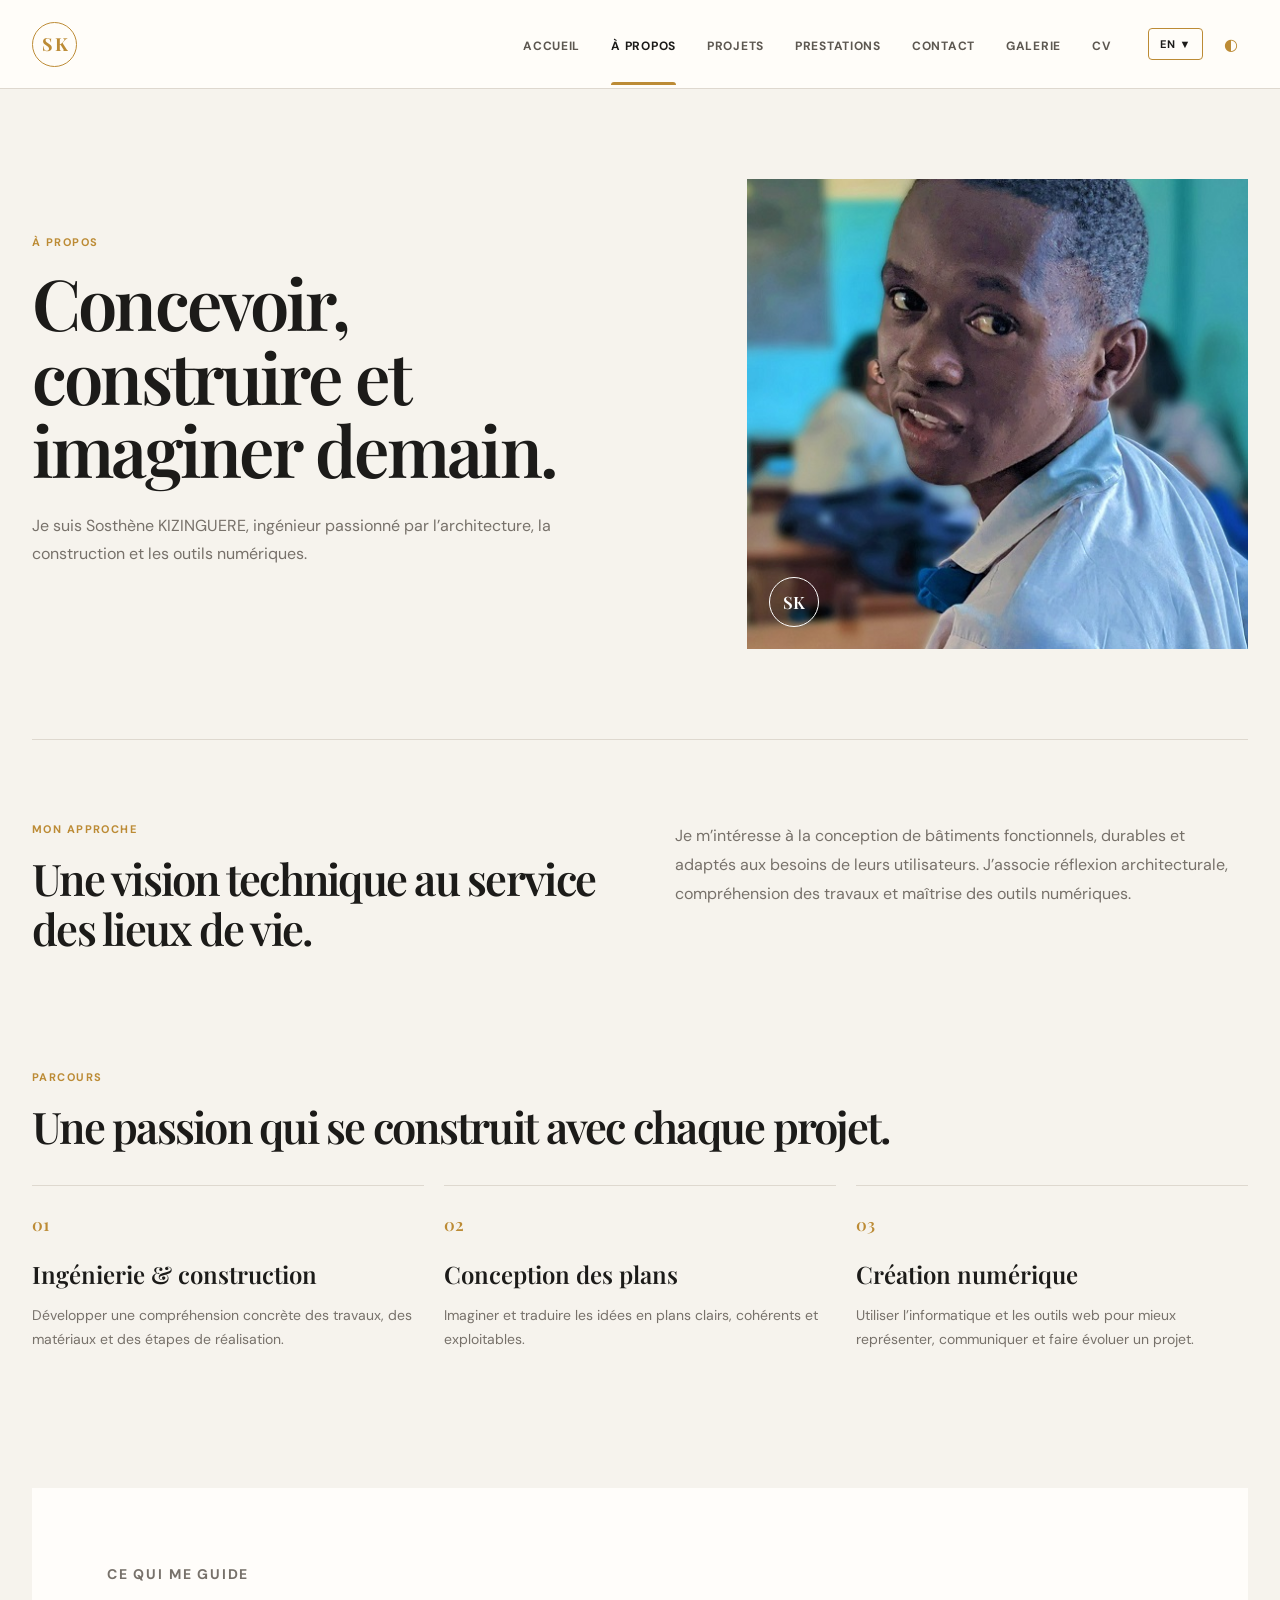
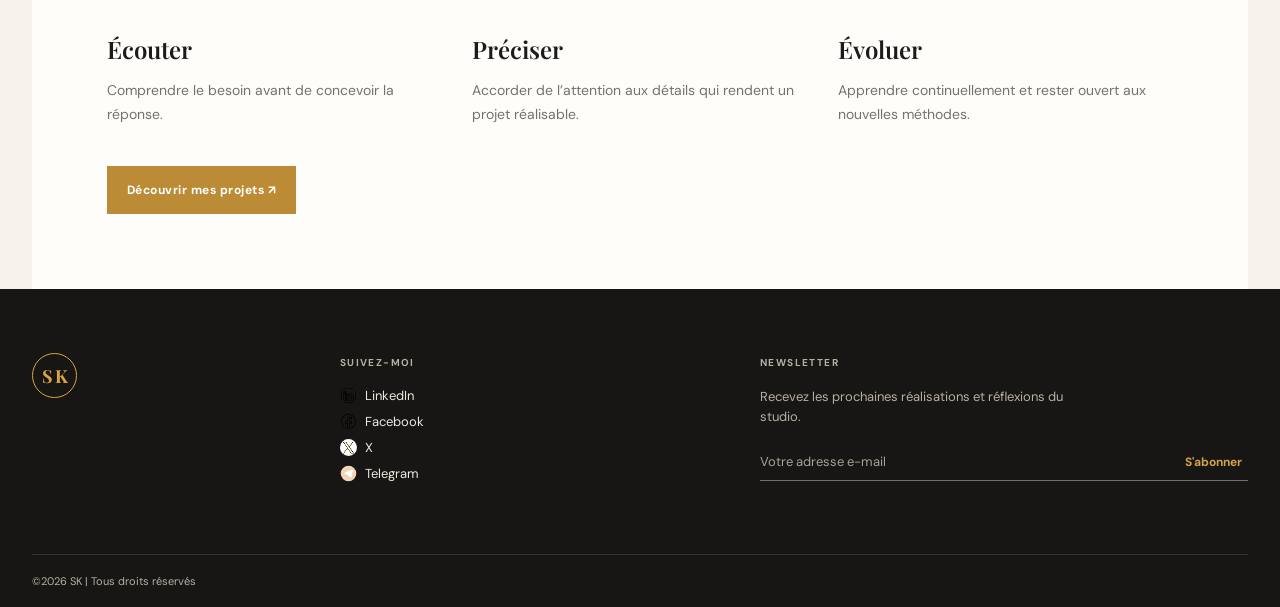
<file: MON SITE WEB/about.html>
<!doctype html>
<html lang="fr">
    <head>
        <meta charset="utf-8">
        <meta name="viewport" content="width=device-width, initial-scale=1">
        <title>SK — À propos</title>
        <link href="https://fonts.googleapis.com/css2?family=DM+Sans:wght@400;500;600;700&family=Playfair+Display:wght@500;600;700&display=swap" rel="stylesheet">
        <link rel="stylesheet" href="css/style.css">
    </head>
    <body data-page="about">
        <div data-site-header></div>
        <main>
            <section class="about-hero reveal">
                <div>
                    <p class="eyebrow" data-t="aboutKicker">À propos</p>
                    <h1 data-text-animate data-t="aboutHeading">Concevoir, construire et imaginer demain.</h1><p data-t="aboutLead">Je suis Sosthène KIZINGUERE, ingénieur passionné par l’architecture, la construction et les outils numériques.</p>
                </div>
                <div class="about-photo">
                    <img src="assets/profil.jpg" alt="Portrait de Sosthène KIZINGUERE"><span>SK</span>
                </div>
            </section>
            <section class="about-approach reveal">
                <div>
                    <p class="eyebrow" data-t="myApproach">Mon approche</p>
                    <h2 data-t="approachHeading">Une vision technique au service des lieux de vie.</h2>
                </div>
                <p data-t="approachText">Je m’intéresse à la conception de bâtiments fonctionnels, durables et adaptés aux besoins de leurs utilisateurs.</p>
            </section>
            <section class="about-path">
                <div class="section-heading">
                    <div>
                        <p class="eyebrow" data-t="path">Parcours</p>
                        <h2 data-t="pathHeading">Une passion qui se construit avec chaque projet.</h2>
                    </div>
                </div>
                <div class="about-steps">
                    <article class="reveal">
                        <span>01</span>
                        <h3 data-t="path1">Ingénierie & construction</h3>
                        <p data-t="path1Text">Développer une compréhension concrète des travaux, des matériaux et des étapes de réalisation.</p>
                    </article>
                    <article class="reveal">
                        <span>02</span>
                        <h3 data-t="path2">Conception des plans</h3>
                        <p data-t="path2Text">Imaginer et traduire les idées en plans clairs, cohérents et exploitables.</p>
                    </article>
                    <article class="reveal">
                        <span>03</span>
                        <h3 data-t="path3">Création numérique</h3>
                        <p data-t="path3Text">Utiliser l’informatique et les outils web pour mieux représenter et communiquer un projet.</p>
                    </article>
                </div>
            </section>
            <section class="about-values reveal">
                <p class="eyebrow" data-t="values">Ce qui me guide</p>
                <div>
                    <article>
                        <h3 data-t="value1">Écouter</h3>
                        <p data-t="value1Text">Comprendre le besoin avant de concevoir la réponse.</p>
                    </article>
                    <article>
                        <h3 data-t="value2">Préciser</h3>
                        <p data-t="value2Text">Accorder de l’attention aux détails qui rendent un projet réalisable.</p>
                    </article>
                    <article>
                        <h3 data-t="value3">Évoluer</h3>
                        <p data-t="value3Text">Apprendre continuellement et rester ouvert aux nouvelles méthodes.</p>
                    </article>
                </div>
                <a class="button button-primary" href="projects.html" data-t="aboutCta">Découvrir mes projets ↗</a>
            </section>
        </main>
        <div data-site-footer></div>
        <script src="js/main.js"></script>
        <script src="js/page-translations.js"></script>
    </body>
</html>
</file>
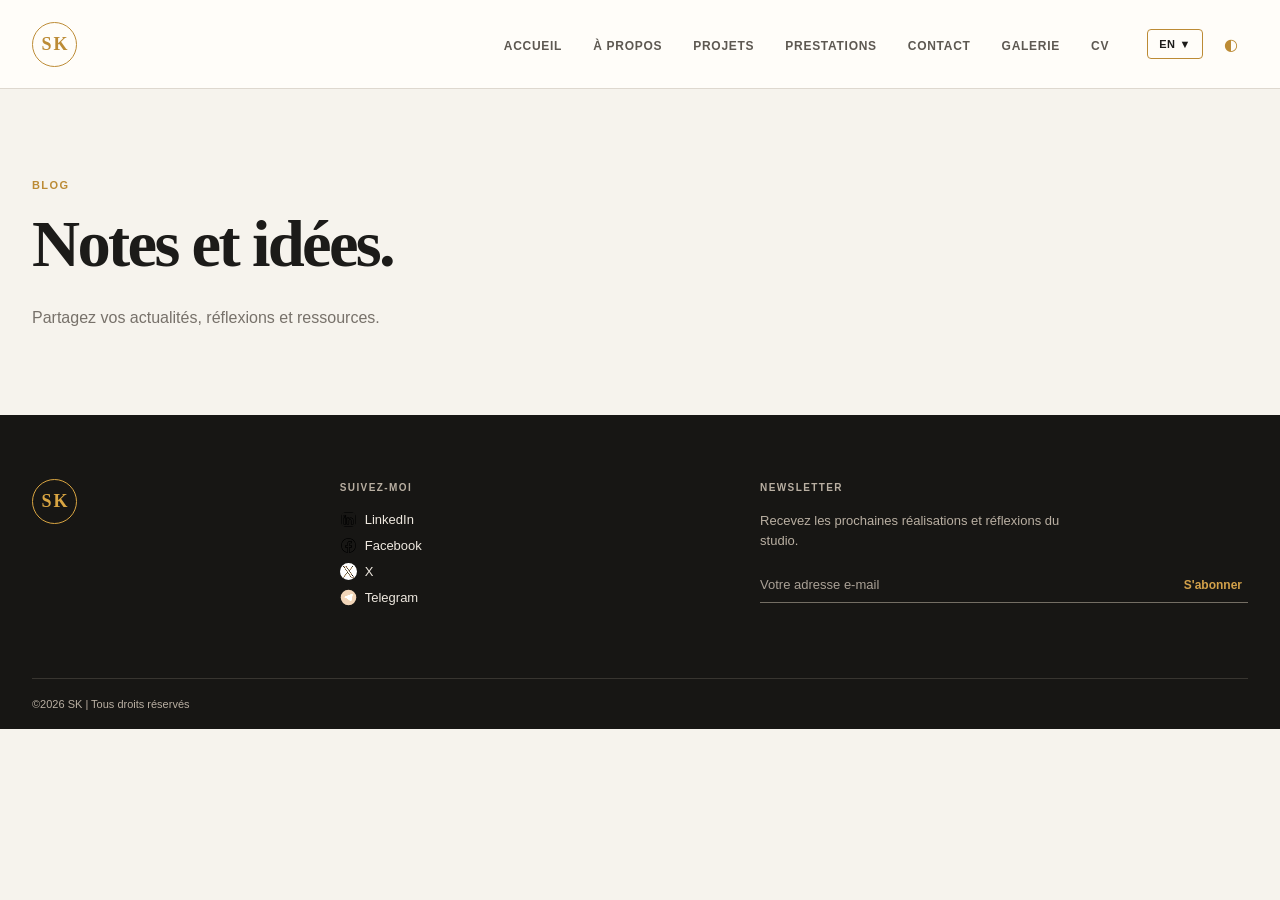
<file: MON SITE WEB/blog.html>
<!doctype html><html lang="fr"><head><meta charset="utf-8"><meta name="viewport" content="width=device-width, initial-scale=1"><title>Portfolio — Blog</title><link rel="stylesheet" href="css/style.css"></head><body data-page="blog"><div data-site-header></div><main><section class="page-intro"><p class="eyebrow">Blog</p><h1>Notes et idées.</h1><p>Partagez vos actualités, réflexions et ressources.</p></section></main><div data-site-footer></div><script src="js/main.js"></script></body></html>
</file>
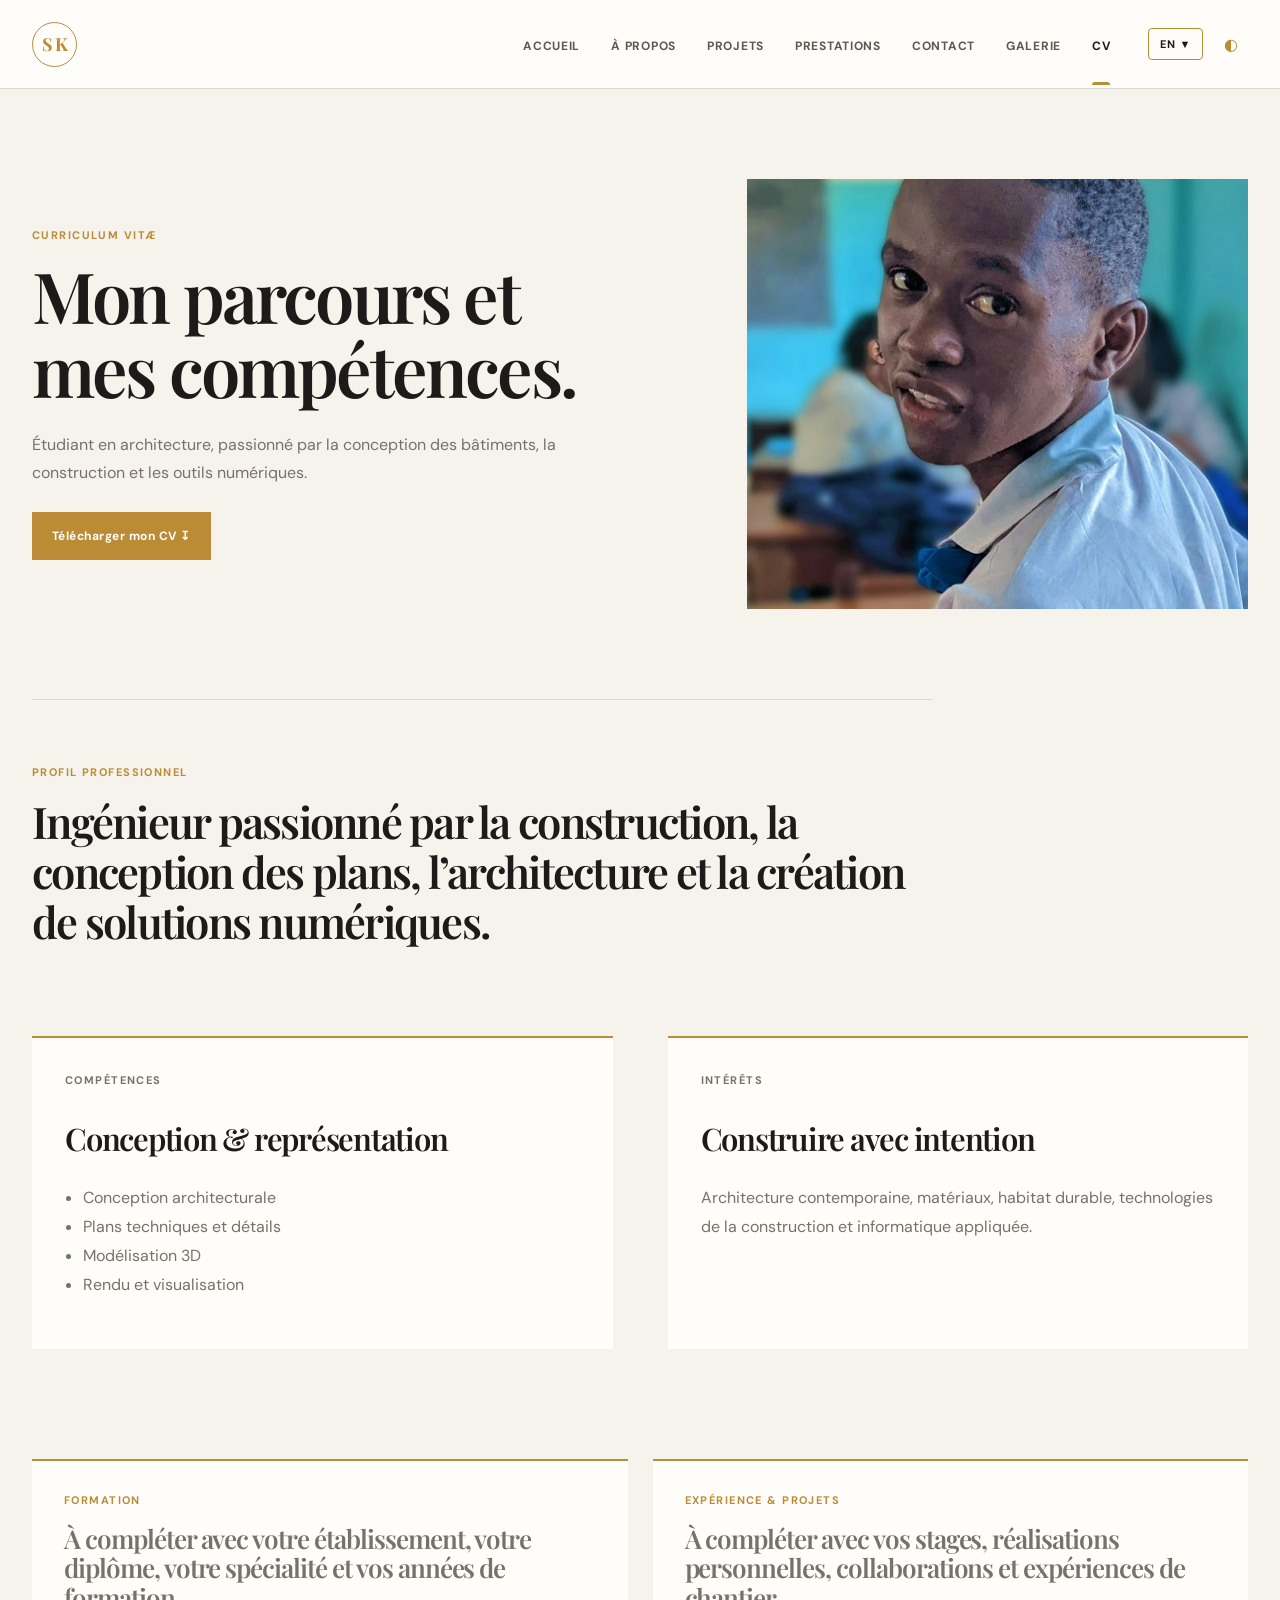
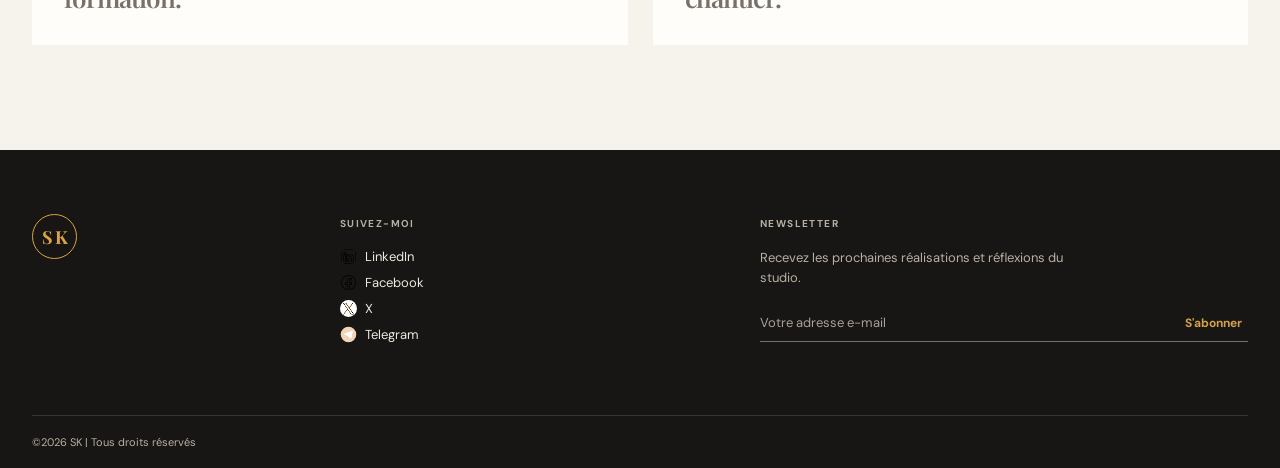
<file: MON SITE WEB/cv.html>
<!doctype html><html lang="fr"><head><meta charset="utf-8"><meta name="viewport" content="width=device-width, initial-scale=1"><title>SK — CV</title><link href="https://fonts.googleapis.com/css2?family=DM+Sans:wght@400;500;600;700&family=Playfair+Display:wght@500;600;700&display=swap" rel="stylesheet"><link rel="stylesheet" href="css/style.css"></head><body data-page="cv"><div data-site-header></div><main><section class="cv-hero reveal"><div><p class="eyebrow" data-t="cvKicker">Curriculum vitæ</p><h1 data-text-animate data-t="cvHeading">Mon parcours et mes compétences.</h1><p data-t="cvLead">Étudiant en architecture, passionné par la conception des bâtiments, la construction et les outils numériques.</p><a class="button button-primary" href="assets/CV-SK.txt" download data-t="downloadCv">Télécharger mon CV ↧</a></div><img src="assets/profil.jpg" alt="Portrait de Sosthène KIZINGUERE"></section><section class="cv-profile reveal"><p class="eyebrow" data-prof="cvProfile">Profil professionnel</p><h2 data-prof="cvProfileText">Ingénieur passionné par la construction, la conception des plans, l’architecture et la création de solutions numériques.</h2></section><section class="cv-grid"><div class="reveal"><p class="eyebrow" data-t="skills">Compétences</p><h2 data-t="skillsHeading">Conception & représentation</h2><ul><li data-t="skill1">Conception architecturale</li><li data-t="skill2">Plans techniques et détails</li><li data-t="skill3">Modélisation 3D</li><li data-t="skill4">Rendu et visualisation</li></ul></div><div class="reveal"><p class="eyebrow" data-t="interests">Intérêts</p><h2 data-t="interestsHeading">Construire avec intention</h2><p data-t="interestsText">Architecture contemporaine, matériaux, habitat durable, technologies de la construction et informatique appliquée.</p></div></section><section class="cv-timeline"><article class="reveal"><p class="eyebrow" data-prof="training">Formation</p><h2 data-prof="trainingText">À compléter avec votre établissement, votre diplôme, votre spécialité et vos années de formation.</h2></article><article class="reveal"><p class="eyebrow" data-prof="experience">Expérience & projets</p><h2 data-prof="experienceText">À compléter avec vos stages, réalisations personnelles, collaborations et expériences de chantier.</h2></article></section></main><div data-site-footer></div><script src="js/main.js"></script><script src="js/page-translations.js"></script></body></html>
</file>
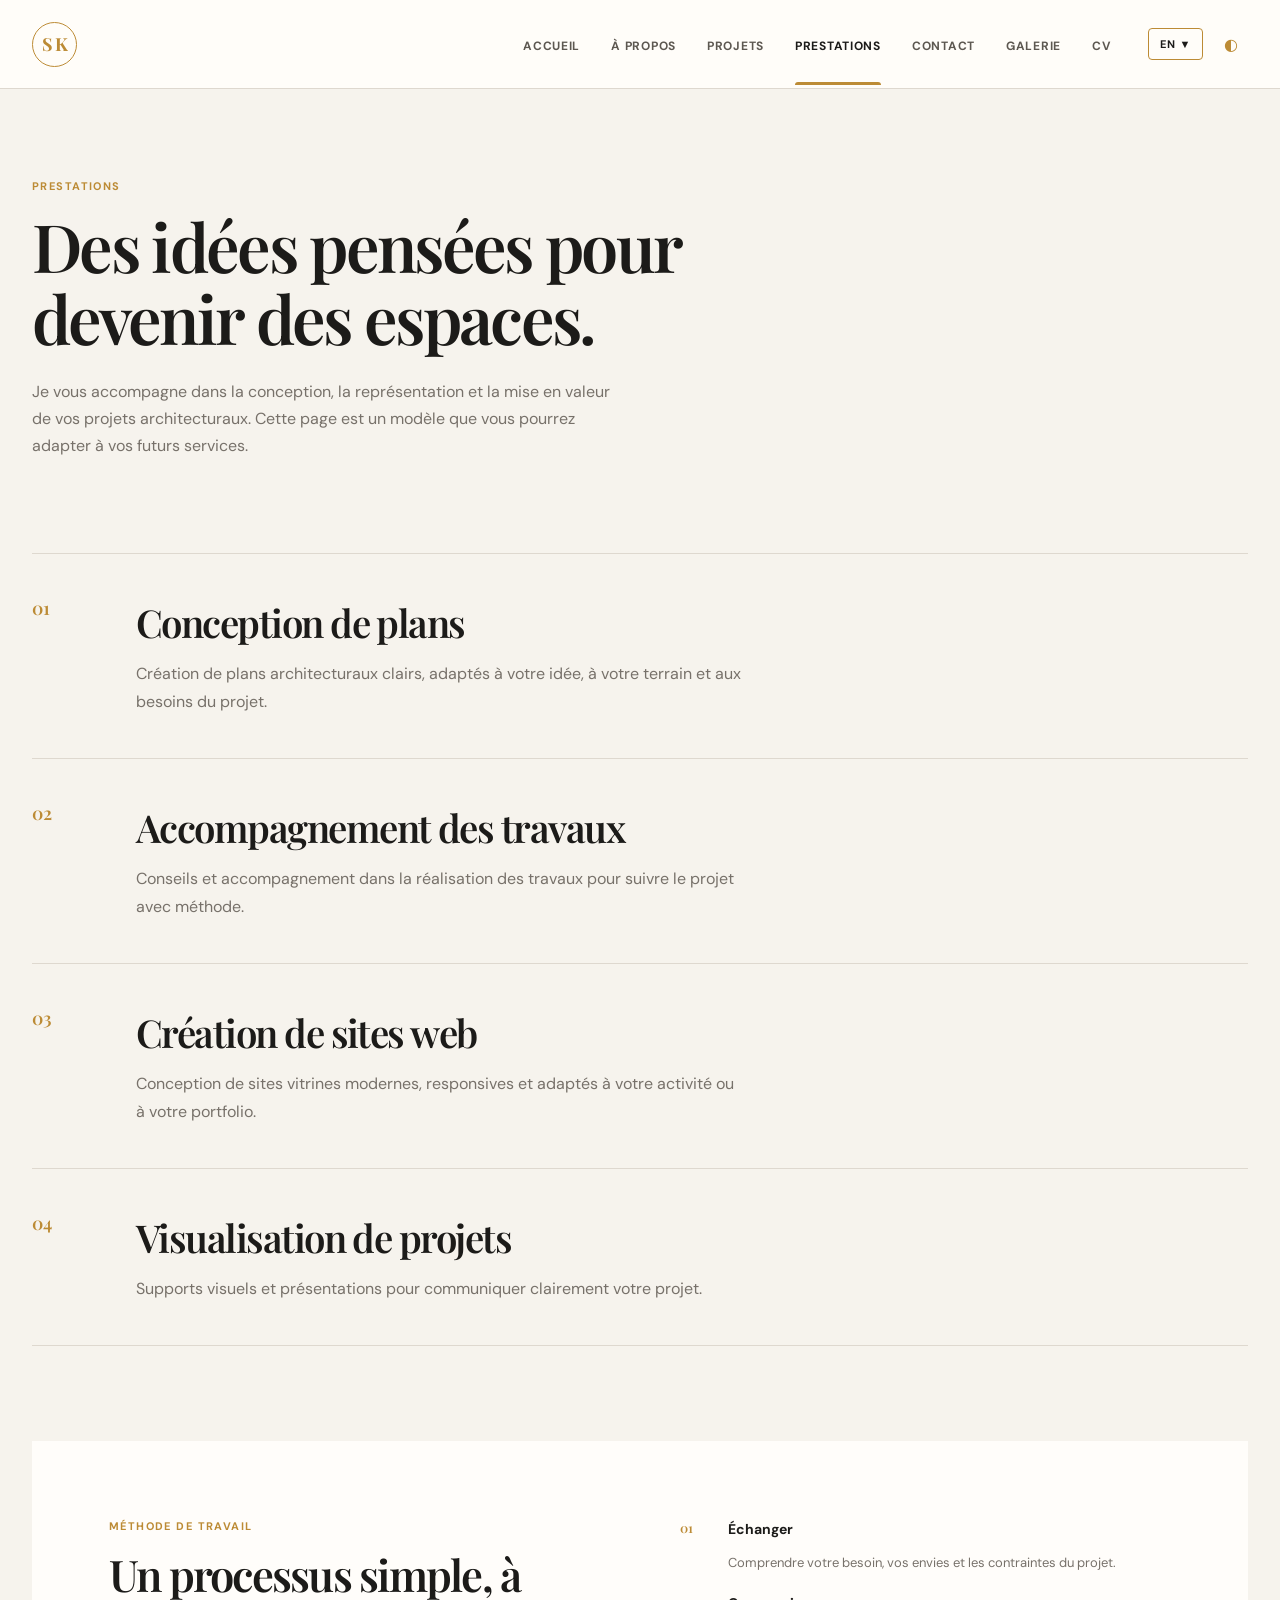
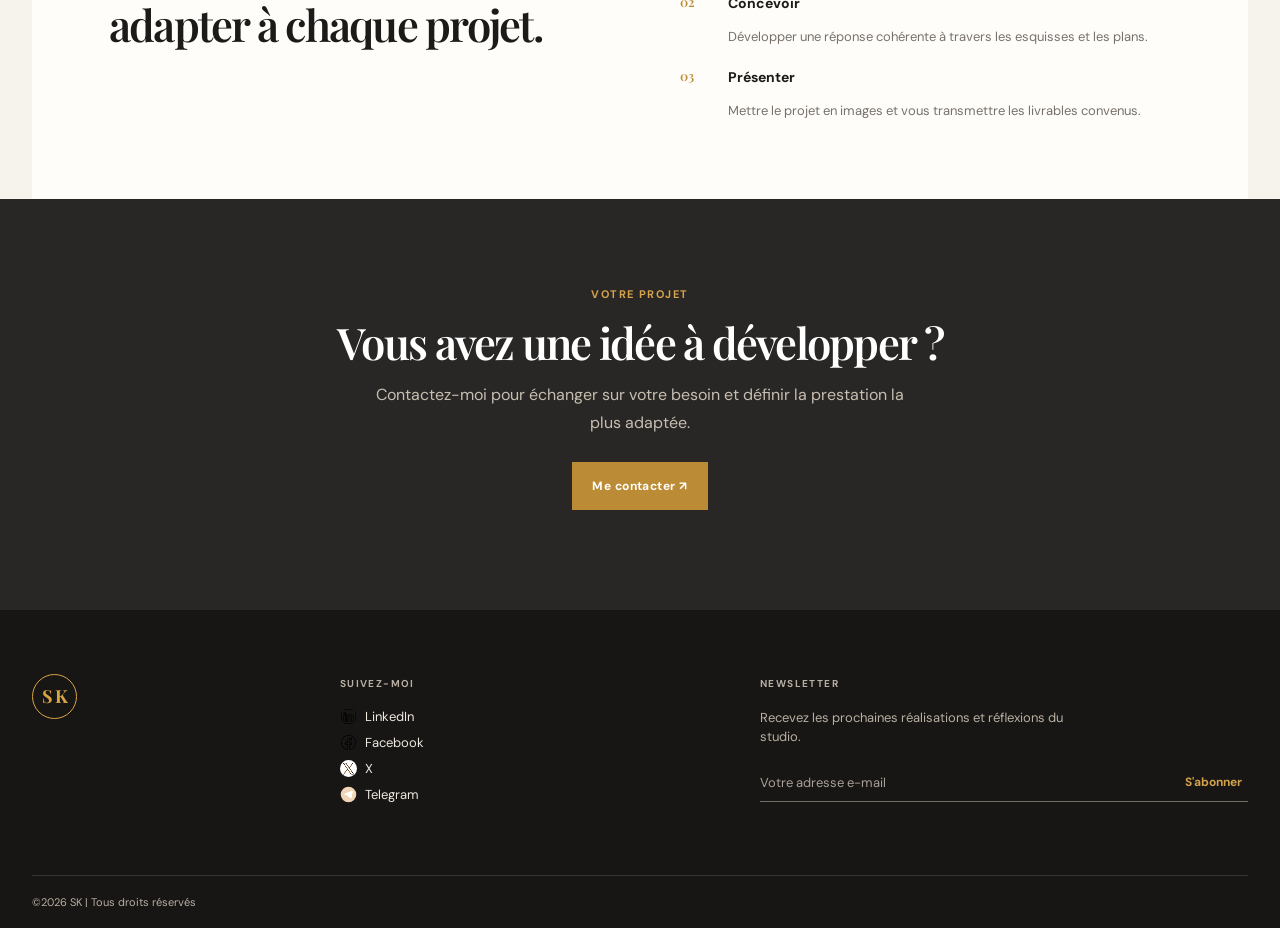
<file: MON SITE WEB/services.html>
<!doctype html><html lang="fr"><head><meta charset="utf-8"><meta name="viewport" content="width=device-width, initial-scale=1"><title>SK — Prestations</title><link href="https://fonts.googleapis.com/css2?family=DM+Sans:wght@400;500;600;700&family=Playfair+Display:wght@500;600;700&display=swap" rel="stylesheet"><link rel="stylesheet" href="css/style.css"></head><body data-page="services"><div data-site-header></div><main><section class="page-intro reveal"><p class="eyebrow" data-t="servicesKicker">Prestations</p><h1 data-text-animate data-t="servicesHeading">Des idées pensées pour devenir des espaces.</h1><p data-t="servicesLead">Je vous accompagne dans la conception, la représentation et la mise en valeur de vos projets architecturaux.</p></section><section class="service-list"><article class="service-item reveal"><p class="service-number">01</p><div><h2 data-t="service1">Conception architecturale</h2><p data-t="service1Text">Étude des besoins, premières esquisses et développement d’un concept adapté.</p></div></article><article class="service-item reveal"><p class="service-number">02</p><div><h2 data-t="service2">Plans et dossiers techniques</h2><p data-t="service2Text">Production de documents clairs pour communiquer l’intention du projet.</p></div></article><article class="service-item reveal"><p class="service-number">03</p><div><h2 data-t="service3">Modélisation 3D</h2><p data-t="service3Text">Création de maquettes numériques pour explorer les volumes.</p></div></article><article class="service-item reveal"><p class="service-number">04</p><div><h2 data-t="service4">Visualisation architecturale</h2><p data-t="service4Text">Images et supports de présentation pour donner vie à une idée.</p></div></article></section><section class="process-section reveal"><div><p class="eyebrow" data-t="method">Méthode de travail</p><h2 data-t="methodHeading">Un processus simple, à adapter à chaque projet.</h2></div><ol><li><strong data-t="step1">Échanger</strong><span data-t="step1Text">Comprendre votre besoin, vos envies et les contraintes.</span></li><li><strong data-t="step2">Concevoir</strong><span data-t="step2Text">Développer une réponse cohérente à travers les esquisses et les plans.</span></li><li><strong data-t="step3">Présenter</strong><span data-t="step3Text">Mettre le projet en images et vous transmettre les livrables.</span></li></ol></section><section class="services-contact reveal"><p class="eyebrow" data-t="projectCta">Votre projet</p><h2 data-t="projectCtaHeading">Vous avez une idée à développer ?</h2><p data-t="projectCtaText">Contactez-moi pour échanger sur votre besoin.</p><a class="button button-primary" href="contact.html" data-t="contactMe">Me contacter ↗</a></section></main><div data-site-footer></div><script src="js/main.js"></script><script src="js/page-translations.js"></script></body></html>
</file>
<file: MON SITE WEB/css/style.css>
:root{--ink:#1c1b19;--paper:#f6f3ed;--white:#fffdfa;--muted:#77716a;--line:#ded8cf;--gold:#bc8b35;--deep:#292725}*{box-sizing:border-box}html{scroll-behavior:smooth}body{margin:0;background:var(--paper);color:var(--ink);font-family:"DM Sans",Arial,sans-serif}a{text-decoration:none;color:inherit}.site-header{position:sticky;top:0;z-index:10;background:rgba(255,253,250,.94);backdrop-filter:blur(12px);border-bottom:1px solid var(--line)}.header-inner,main,.footer-main,.footer-bottom{width:min(1240px,calc(100% - 64px));margin:auto}.header-inner{height:88px;display:flex;align-items:center}.logo{display:grid;place-items:center;width:45px;height:45px;border:1.5px solid var(--gold);border-radius:50%;color:var(--gold);font-family:"Playfair Display",serif;font-size:18px;font-weight:700;letter-spacing:-2px}.primary-nav{margin-left:auto}.nav-list{display:flex;gap:31px;list-style:none;margin:0;padding:0}.nav-link{position:relative;display:block;padding:35px 0 31px;color:#5d5851;font-size:12px;font-weight:700;letter-spacing:.06em;text-transform:uppercase}.nav-link:hover,.nav-link[aria-current=page]{color:var(--ink)}.nav-link[aria-current=page]:after{content:"";position:absolute;height:3px;border-radius:3px 3px 0 0;background:var(--gold);bottom:0;left:0;right:0}.language-toggle{margin-left:38px;padding:8px 11px;border:1px solid var(--gold);border-radius:4px;background:transparent;color:var(--ink);font:700 11px "DM Sans",sans-serif;letter-spacing:.06em;cursor:pointer}.menu-toggle{display:none}main{padding:0}.hero{position:relative;min-height:640px;margin:0 -32px;padding:0 32px;display:flex;align-items:flex-end;overflow:hidden}.hero:before{content:"";position:absolute;inset:0;z-index:1;background:linear-gradient(180deg,rgba(24,22,19,.15) 0%,rgba(18,17,15,.88) 92%)}.hero-media{position:absolute;inset:0;z-index:0}.hero-media img{width:100%;height:100%;object-fit:cover}.hero-copy{position:relative;z-index:2;width:min(1240px,calc(100% - 64px));margin:0 auto;padding:130px 0 72px}.hero-copy .eyebrow{color:#e9c98a}.hero-copy .hero-text{color:#e7e2da}.hero-copy .text-link{color:#fff}.eyebrow{margin:0 0 17px;color:var(--gold);font-size:11px;font-weight:700;letter-spacing:.13em;text-transform:uppercase}.hero h1,h2{font-family:"Playfair Display",Georgia,serif;font-weight:600;letter-spacing:-.04em}.hero h1{max-width:650px;margin:0;font-size:clamp(48px,5.3vw,76px);line-height:1.04;color:#fff}.hero-text{max-width:555px;margin:27px 0 30px;color:var(--muted);font-size:16px;line-height:1.75}.hero-actions{display:flex;align-items:center;gap:27px;flex-wrap:wrap}.button{display:inline-flex;gap:18px;align-items:center;padding:15px 19px;border:1px solid var(--gold);font-size:12px;font-weight:700;letter-spacing:.04em}.button-primary{background:var(--gold);color:#fff}.text-link{font-size:12px;font-weight:700;letter-spacing:.04em}.intro-section{display:grid;grid-template-columns:90px 1.1fr 1fr;gap:30px;padding:96px 0;border-top:1px solid var(--line)}.section-number{margin:0;color:var(--gold);font:500 17px "Playfair Display",serif}.intro-section h2,.section-heading h2,.services-banner h2{margin:0;font-size:clamp(32px,3.15vw,48px);line-height:1.13}.intro-text{margin:0;color:var(--muted);line-height:1.8;font-size:15px}.featured{padding:42px 0 105px}.section-heading{display:flex;justify-content:space-between;align-items:end;margin-bottom:34px}.project-grid{display:grid;grid-template-columns:1.15fr .85fr .85fr;gap:18px}.project-art{height:335px;position:relative;overflow:hidden}.sand .project-art{background:#c8b598}.dark .project-art{background:#41413d}.stone .project-art{background:#a8a298}.house:before{content:"";position:absolute;inset:70px 42px 0;background:#eee4d2;clip-path:polygon(0 100%,0 22%,48% 0,100% 28%,100% 100%)}.house:after{content:"";position:absolute;width:48%;height:42%;bottom:0;right:14%;background:#706451;box-shadow:-30px -58px 0 #a09075}.pavilion:before{content:"";position:absolute;width:72%;height:52%;bottom:0;left:14%;background:#bdb7a8;clip-path:polygon(0 100%,18% 15%,100% 0,100% 100%)}.pavilion:after{content:"";position:absolute;width:55%;height:12px;left:20%;top:37%;background:#d5c598;transform:skewY(-13deg);box-shadow:10px 38px #d5c598}.tower:before{content:"";position:absolute;width:43%;height:86%;bottom:0;left:28%;background:#d9d3c9;box-shadow:42px 0 #827e76}.tower:after{content:"";position:absolute;inset:25px 29% 0 28%;background:repeating-linear-gradient(0deg,transparent 0 23px,#8d887f 24px 26px)}.project-meta{padding:15px 0}.project-meta p{margin:0;color:var(--muted);font-size:10px;letter-spacing:.08em;text-transform:uppercase}.project-meta span{display:block;margin:0;color:var(--muted);font-size:10px;letter-spacing:.08em;text-transform:uppercase}.project-meta h3{margin:6px 0 5px;font:600 20px "Playfair Display",serif}.services-banner{display:grid;grid-template-columns:1.2fr .8fr auto;gap:40px;align-items:end;margin:0 -32px;padding:70px 32px;background:var(--deep);color:#fff}.services-banner h2{max-width:530px}.services-banner ul{margin:0;padding:0;list-style:none;color:#ddd5ca;font-size:13px;line-height:2.1}.button-outline{align-self:end;border-color:#a77d39;color:#fff}.site-footer{background:#171614;color:#fff;padding-top:64px}.footer-main{display:grid;grid-template-columns:.7fr 1fr 1.3fr;gap:45px;padding-bottom:63px}.footer-logo{color:#d9a542;border-color:#d9a542}.footer-label{margin:3px 0 18px;color:#b9afa2;font-size:10px;font-weight:700;letter-spacing:.14em;text-transform:uppercase}.footer-social a{display:block;margin:9px 0;color:#eee8df;font-size:13px}.footer-social a::first-letter{color:#d3a14a}.nl-text{max-width:340px;margin:0 0 17px;color:#b9afa2;font-size:13px;line-height:1.5}.footer-newsletter form{display:flex;border-bottom:1px solid #746e64}.footer-newsletter input{min-width:0;flex:1;padding:10px 0;border:0;outline:0;background:transparent;color:#fff;font:13px "DM Sans",sans-serif}.footer-newsletter input::placeholder{color:#aaa196}.footer-newsletter button{border:0;background:transparent;color:#d3a14a;font:700 12px "DM Sans",sans-serif;cursor:pointer}.footer-bottom{padding:19px 0;border-top:1px solid #383530;color:#b9afa2;font-size:11px}@media(max-width:800px){.header-inner,main,.footer-main,.footer-bottom{width:min(100% - 36px,1240px)}.header-inner{height:70px}.menu-toggle{display:block;order:2;margin-left:auto;border:0;background:transparent;font-size:22px}.primary-nav{position:absolute;display:none;top:70px;left:0;right:0;margin:0;padding:14px 18px;background:#fffdfa;border-bottom:1px solid var(--line)}.primary-nav.is-open{display:block}.nav-list{display:block}.nav-link{padding:13px 0}.nav-link[aria-current=page]:after{bottom:7px;right:auto;width:36px}.language-toggle{order:3;margin-left:16px}.hero{min-height:480px;margin:0 -18px;padding:0 18px}.hero-copy{padding:90px 0 55px}.intro-section{grid-template-columns:45px 1fr;padding:68px 0}.intro-text{grid-column:2}.project-grid{grid-template-columns:1fr 1fr}.project-card:first-child{grid-column:span 2}.services-banner{grid-template-columns:1fr;margin:0 -18px;padding:55px 18px;gap:25px}.button-outline{justify-self:start}.footer-main{grid-template-columns:1fr 1fr}.footer-newsletter{grid-column:span 2}}@media(max-width:520px){.header-inner,main,.footer-main,.footer-bottom{width:calc(100% - 32px)}.hero h1{font-size:45px}.intro-section{grid-template-columns:1fr;gap:18px}.intro-text{grid-column:auto}.section-heading{align-items:start;gap:20px;flex-direction:column}.project-grid{grid-template-columns:1fr}.project-card:first-child{grid-column:auto}.project-art{height:270px}.footer-main{grid-template-columns:1fr;gap:32px}.footer-newsletter{grid-column:auto}}
/* Experience enhancements */
html[data-theme="dark"]{--paper:#171714;--ink:#f2eee5;--white:#23221f;--muted:#b8afa3;--line:#464139;--deep:#0d0d0c}html[data-theme="dark"] .site-header{background:rgba(30,29,27,.94)}html[data-theme="dark"] .primary-nav{background:#23221f}html[data-theme="dark"] .language-toggle{color:var(--ink)}
.theme-toggle{margin-left:10px;width:35px;height:35px;border:0;border-radius:50%;background:transparent;color:var(--gold);font-size:16px;cursor:pointer}.loader{position:fixed;z-index:1000;inset:0;display:grid;place-items:center;background:var(--deep);color:#d5a246;transition:opacity .55s ease,visibility .55s}.loader.is-hidden{opacity:0;visibility:hidden}.loader-mark{display:grid;place-items:center;width:74px;height:74px;border:1px solid var(--gold);border-radius:50%;font:600 26px "Playfair Display",serif;animation:pulse 1.35s ease-in-out infinite}@keyframes pulse{50%{transform:scale(1.1);box-shadow:0 0 0 10px rgba(188,139,53,.12)}}
.back-top{position:fixed;z-index:8;right:24px;bottom:24px;width:42px;height:42px;border:1px solid var(--gold);border-radius:50%;background:var(--white);color:var(--gold);font-size:17px;opacity:0;transform:translateY(10px);pointer-events:none;transition:.25s;cursor:pointer}.back-top.is-visible{opacity:1;transform:none;pointer-events:auto}.reveal{opacity:0;transform:translateY(24px);transition:opacity .7s ease,transform .7s ease}.reveal.is-visible{opacity:1;transform:none}[data-text-animate]{animation:rise .8s .15s both}@keyframes rise{from{opacity:0;transform:translateY(20px)}to{opacity:1;transform:none}}
.page-intro{max-width:780px;padding:90px 0 60px}.page-intro h1{margin:0;font:600 clamp(43px,5.2vw,72px)/1.08 "Playfair Display",serif;letter-spacing:-.04em}.page-intro>p:last-of-type{max-width:580px;margin:24px 0;color:var(--muted);line-height:1.7}.gallery-section{padding:0 0 100px}.gallery-filters{display:flex;gap:10px;flex-wrap:wrap;margin-bottom:28px}.gallery-filters button{padding:9px 14px;border:1px solid var(--line);background:transparent;color:var(--ink);font:600 11px "DM Sans",sans-serif;text-transform:uppercase;letter-spacing:.06em;cursor:pointer}.gallery-filters button.is-active{border-color:var(--gold);background:var(--gold);color:#fff}.gallery-grid{display:grid;grid-template-columns:repeat(3,1fr);gap:16px}.gallery-item{min-height:260px;border:0;background:linear-gradient(transparent 45%,rgba(0,0,0,.55)),var(--image) center/cover;color:white;text-align:left;cursor:zoom-in;transition:transform .35s}.gallery-item:hover{transform:translateY(-5px)}.gallery-item.wide{grid-column:span 2}.gallery-item span{display:block;padding:16px;font:600 17px "Playfair Display",serif}.gallery-item.is-hidden{display:none}.lightbox{position:fixed;z-index:100;inset:0;display:none;place-items:center;padding:50px;background:rgba(15,14,12,.94)}.lightbox.is-open{display:grid}.lightbox img{max-width:min(100%,1000px);max-height:78vh}.lightbox p{position:absolute;bottom:14px;color:#fff}.lightbox-close{position:absolute;right:22px;top:16px;border:0;background:transparent;color:#fff;font-size:38px;cursor:pointer}
.contact-layout{display:grid;grid-template-columns:1fr 1fr;gap:80px;padding:90px 0}.contact-layout .page-intro{padding:0}.contact-details{display:grid;gap:9px;margin-top:35px;color:var(--gold);font-size:14px}.contact-form{display:grid;gap:17px;padding:35px;background:var(--white);border:1px solid var(--line)}.contact-form label{display:grid;gap:7px;font-size:11px;font-weight:700;letter-spacing:.07em;text-transform:uppercase}.contact-form input,.contact-form textarea{width:100%;padding:12px 0;border:0;border-bottom:1px solid var(--line);outline:0;background:transparent;color:var(--ink);font:14px "DM Sans",sans-serif}.contact-form textarea{resize:vertical}.contact-form .button{justify-self:start;cursor:pointer}.form-status{margin:0;color:var(--gold);font-size:13px}.map-section{display:grid;grid-template-columns:.75fr 1.25fr;gap:50px;align-items:center;padding:70px 0 100px;border-top:1px solid var(--line)}.map-section iframe{width:100%;height:310px;border:0;filter:grayscale(1) contrast(.85)}.cv-grid{display:grid;grid-template-columns:1fr 1fr;gap:55px;padding:25px 0 110px}.cv-grid>div{padding:33px;border-top:2px solid var(--gold);background:var(--white)}.cv-grid h2{font-size:31px}.cv-grid p,.cv-grid li{color:var(--muted);line-height:1.8}.cv-grid ul{padding-left:18px}
@media(max-width:800px){.theme-toggle{order:3;margin-left:8px}.language-toggle{order:4;margin-left:8px}.gallery-grid{grid-template-columns:1fr 1fr}.contact-layout,.map-section{grid-template-columns:1fr;gap:35px}.cv-grid{grid-template-columns:1fr;gap:18px}}@media(max-width:520px){.gallery-grid{grid-template-columns:1fr}.gallery-item.wide{grid-column:auto}.contact-layout{padding:60px 0}.page-intro{padding:60px 0 35px}.back-top{right:16px;bottom:16px}}
.cursor-dot{display:none}@media (min-width:801px) and (pointer:fine){body,.gallery-item,a,button{cursor:none}.cursor-dot{display:block;position:fixed;z-index:2000;width:10px;height:10px;border:1px solid var(--gold);border-radius:50%;pointer-events:none;transform:translate(-50%,-50%);transition:width .15s,height .15s}.cursor-dot.is-hover{width:28px;height:28px;background:rgba(188,139,53,.14)}}
.loader-mark{overflow:hidden;background:#fff}.loader-mark img{width:100%;height:100%;object-fit:cover}.footer-social a{display:flex;align-items:center;gap:8px}.footer-social a img{width:17px;height:17px;object-fit:contain;filter:sepia(1) saturate(.75) hue-rotate(350deg) brightness(1.25)}
.loader-mark{background:transparent}.scroll-progress{position:fixed;z-index:999;top:0;left:0;width:100%;height:3px;background:transparent;pointer-events:none}.scroll-progress span{display:block;width:0;height:100%;background:var(--gold);box-shadow:0 0 8px rgba(188,139,53,.7);transition:width .08s linear}
.gallery-card{position:relative;min-height:260px;overflow:hidden}.gallery-card.wide{grid-column:span 2}.gallery-card .gallery-item{width:100%;height:100%;min-height:260px}.image-details{position:absolute;z-index:2;right:13px;bottom:13px;padding:9px 12px;border:1px solid rgba(255,255,255,.7);background:rgba(20,18,15,.72);color:#fff;font:700 10px "DM Sans",sans-serif;letter-spacing:.08em;text-transform:uppercase;cursor:pointer}.image-details span{margin-left:9px;color:#d7a447;font-size:15px}.image-note{position:absolute;z-index:3;inset:0;display:flex;flex-direction:column;justify-content:end;padding:29px;background-size:cover;background-position:center;color:#fff;transform:translateY(101%);transition:transform .48s cubic-bezier(.2,.75,.2,1)}.gallery-card.details-open .image-note{transform:none}.image-note .eyebrow{margin-bottom:9px;color:#e0ad50}.image-note>p:last-child{max-width:390px;margin:0;font-size:14px;line-height:1.7}.note-close{position:absolute;right:14px;top:11px;border:0;background:transparent;color:#fff;font-size:25px;cursor:pointer}@media(max-width:520px){.gallery-card.wide{grid-column:auto}}
/* Navigation compacte sur smartphones et tablettes */
@media(max-width:1024px){.header-inner{height:70px}.menu-toggle{display:block!important;order:2;margin-left:auto;width:42px;height:42px;border:0;background:transparent;color:var(--ink);font-size:23px;cursor:pointer}.primary-nav{position:absolute!important;top:70px;left:0;right:0;display:none;margin:0!important;padding:13px max(24px,calc((100% - 960px)/2));background:var(--white);border-bottom:1px solid var(--line);box-shadow:0 12px 24px rgba(22,20,17,.08)}.primary-nav.is-open{display:block!important}.nav-list{display:grid!important;gap:0}.nav-link{padding:14px 0}.nav-link[aria-current=page]:after{bottom:7px;right:auto;width:38px}.language-toggle{order:4;margin-left:10px!important}.theme-toggle{order:3;margin-left:0!important}}
.projects-list{display:grid;gap:2px;padding-bottom:110px}.project-entry{display:grid;grid-template-columns:1.05fr .95fr;min-height:470px;background:var(--white)}.project-entry-reverse .project-placeholder{order:2}.project-entry-reverse .project-entry-content{order:1}.project-placeholder{position:relative;display:flex;flex-direction:column;justify-content:space-between;min-height:440px;padding:26px;overflow:hidden;color:#fff;background:linear-gradient(135deg,#7c6e5b,#b7a58b)}.project-placeholder:before,.project-placeholder:after{content:"";position:absolute;border:1px solid rgba(255,255,255,.45)}.project-placeholder:before{width:62%;height:63%;right:8%;bottom:-9%;transform:skewY(-17deg)}.project-placeholder:after{width:42%;height:52%;left:10%;bottom:12%;background:rgba(255,255,255,.15);box-shadow:60px -38px 0 rgba(38,32,25,.24)}.project-placeholder-two{background:linear-gradient(135deg,#343633,#818379)}.project-placeholder-three{background:linear-gradient(135deg,#b8a38e,#776451)}.project-placeholder span,.project-placeholder p{position:relative;z-index:1;margin:0}.project-placeholder span{font:600 29px "Playfair Display",serif}.project-placeholder p{font-size:11px;font-weight:700;letter-spacing:.1em;text-transform:uppercase}.project-entry-content{display:flex;flex-direction:column;justify-content:center;padding:55px clamp(32px,6vw,85px)}.project-entry-content h2{font-size:clamp(30px,3.3vw,46px)}.project-entry-content>p:not(.eyebrow){color:var(--muted);line-height:1.75}.project-entry-content dl{display:grid;grid-template-columns:repeat(3,1fr);gap:12px;margin:27px 0}.project-entry-content dl div{border-top:1px solid var(--line);padding-top:8px}.project-entry-content dt{margin-bottom:6px;color:var(--gold);font-size:9px;font-weight:700;letter-spacing:.1em;text-transform:uppercase}.project-entry-content dd{margin:0;color:var(--muted);font-size:11px;line-height:1.45}@media(max-width:800px){.project-entry,.project-entry-reverse{grid-template-columns:1fr}.project-entry-reverse .project-placeholder,.project-entry-reverse .project-entry-content{order:initial}.project-placeholder{min-height:320px}.project-entry-content{padding:40px 30px}.project-entry-content dl{grid-template-columns:1fr 1fr}}@media(max-width:450px){.project-entry-content dl{grid-template-columns:1fr}}
.service-list{padding:10px 0 95px}.service-item{display:grid;grid-template-columns:70px 1.25fr .75fr;gap:34px;padding:42px 0;border-top:1px solid var(--line)}.service-item:last-child{border-bottom:1px solid var(--line)}.service-number{margin:0;color:var(--gold);font:600 18px "Playfair Display",serif}.service-item h2{margin:0 0 12px;font-size:clamp(27px,3vw,40px)}.service-item div>p{max-width:610px;margin:0;color:var(--muted);line-height:1.75}.service-item ul{align-self:end;margin:0;padding:0;list-style:none;color:var(--muted);font-size:13px;line-height:2}.service-item li:before{content:"— ";color:var(--gold)}.process-section{display:grid;grid-template-columns:1fr 1fr;gap:80px;padding:78px clamp(25px,6vw,80px);background:var(--white)}.process-section h2,.services-contact h2{margin:0;font-size:clamp(32px,3.4vw,49px);line-height:1.14}.process-section ol{display:grid;gap:20px;margin:0;padding:0;list-style:none;counter-reset:step}.process-section li{display:grid;grid-template-columns:36px 1fr;gap:12px;color:var(--muted);line-height:1.55}.process-section li:before{counter-increment:step;content:"0" counter(step);color:var(--gold);font:600 13px "Playfair Display",serif}.process-section strong{display:block;color:var(--ink);font-size:14px}.process-section span{grid-column:2;font-size:13px}.services-contact{margin:0 -32px;padding:88px 32px 100px;text-align:center;background:var(--deep);color:#fff}.services-contact .eyebrow{color:#d6a34c}.services-contact h2{margin-bottom:14px}.services-contact>p:not(.eyebrow){max-width:530px;margin:0 auto 26px;color:#c7beb2;line-height:1.7}.services-contact .button{display:inline-flex}@media(max-width:800px){.service-item{grid-template-columns:45px 1fr;gap:22px}.service-item ul{grid-column:2}.process-section{grid-template-columns:1fr;gap:38px}.services-contact{margin:0 -18px;padding:70px 18px}}@media(max-width:450px){.service-item{grid-template-columns:1fr;gap:13px}.service-item ul{grid-column:auto}}
.profile-section{display:grid;grid-template-columns:.82fr 1.18fr;gap:clamp(42px,8vw,110px);align-items:center;padding:94px 0;border-top:1px solid var(--line)}.profile-portrait{position:relative;display:flex;flex-direction:column;justify-content:space-between;min-height:390px;padding:27px;overflow:hidden;background:linear-gradient(145deg,#bba78c,#6b6255);color:#fff}.profile-portrait:before{content:"";position:absolute;width:58%;height:78%;right:15%;bottom:-12%;border-radius:48% 48% 0 0;background:rgba(245,239,226,.36);box-shadow:-83px 36px 0 rgba(41,37,31,.23)}.profile-portrait span,.profile-portrait p{position:relative;z-index:1;margin:0}.profile-portrait span{display:grid;place-items:center;width:57px;height:57px;border:1px solid rgba(255,255,255,.8);border-radius:50%;font:600 20px "Playfair Display",serif}.profile-portrait p{font-size:10px;font-weight:700;letter-spacing:.13em;text-transform:uppercase}.profile-content h2{margin:0 0 20px;font-size:clamp(34px,3.6vw,52px);line-height:1.1}.profile-content>p:not(.eyebrow){max-width:620px;color:var(--muted);line-height:1.78}.profile-tags{display:flex;flex-wrap:wrap;gap:8px;margin:25px 0}.profile-tags span{padding:8px 11px;border:1px solid var(--line);color:var(--muted);font-size:10px;font-weight:700;letter-spacing:.06em;text-transform:uppercase}@media(max-width:800px){.profile-section{grid-template-columns:1fr;padding:70px 0}.profile-portrait{min-height:310px}} 
.profile-portrait{background:#322d27}.profile-portrait:after{content:"";position:absolute;inset:0;background:linear-gradient(180deg,rgba(18,15,11,.06) 40%,rgba(18,15,11,.75))}.profile-portrait:before{display:none}.profile-portrait img{position:absolute;inset:0;width:100%;height:100%;object-fit:cover;object-position:center 35%;filter:saturate(.88)}.profile-portrait span,.profile-portrait p{z-index:2}
.logo{letter-spacing:2px;padding-left:2px}.footer-logo{letter-spacing:2px}.cursor-dot{display:none!important}html,body{cursor:auto!important}a,button,.gallery-item{cursor:pointer!important}.back-top{width:48px;height:48px;font-size:20px;box-shadow:0 6px 18px rgba(28,27,25,.16)}.scroll-progress{height:4px;z-index:2000}.contact-details a{display:flex;align-items:center;gap:11px}.contact-icon{width:20px;height:20px;flex:0 0 20px;fill:none;stroke:currentColor;stroke-width:1.7}.email-icon{color:var(--gold)}.whatsapp-link{color:#25D366!important}.whatsapp-icon{stroke:#25D366;stroke-width:1.65}
.gallery-item{background:#4b4741!important;padding:0!important}.gallery-item>img{position:absolute;inset:0;width:100%;height:100%;object-fit:cover;transition:transform .45s ease}.gallery-item:hover>img{transform:scale(1.05)}.gallery-item>span{position:relative;z-index:1;margin-top:auto;width:100%;padding:54px 16px 16px;background:linear-gradient(transparent,rgba(0,0,0,.65))}.project-placeholder>img{position:absolute;inset:0;width:100%;height:100%;object-fit:cover;opacity:.8}.project-placeholder:after{z-index:1}.project-placeholder span,.project-placeholder p{z-index:2}.project-detail-link{display:inline-block;margin-top:9px;color:var(--gold);font-size:10px;font-weight:700;letter-spacing:.06em;text-transform:uppercase}.project-detail-link:hover{color:var(--ink)}
.project-art>img{display:block;width:100%;height:100%;object-fit:cover}.project-art:has(>img)::before,.project-art:has(>img)::after{display:none}
.hero-building-image{filter:brightness(.62) saturate(.85)}.about-hero,.cv-hero{display:grid;grid-template-columns:1.1fr .9fr;gap:clamp(42px,8vw,110px);align-items:center;padding:90px 0}.about-hero h1,.cv-hero h1{margin:0;font:600 clamp(46px,5.5vw,76px)/1.05 "Playfair Display",serif;letter-spacing:-.04em}.about-hero>div>p:not(.eyebrow),.cv-hero>div>p:not(.eyebrow){max-width:620px;color:var(--muted);line-height:1.75;margin:25px 0}.about-photo{position:relative;height:470px;overflow:hidden}.about-photo img,.cv-hero>img{width:100%;height:100%;object-fit:cover}.about-photo span{position:absolute;left:22px;bottom:22px;display:grid;place-items:center;width:50px;height:50px;border:1px solid #fff;border-radius:50%;color:#fff;font:600 17px "Playfair Display",serif}.about-approach{display:grid;grid-template-columns:1fr 1fr;gap:70px;padding:82px 0;border-top:1px solid var(--line)}.about-approach h2,.about-path h2,.cv-profile h2,.cv-timeline h2{margin:0;font-size:clamp(31px,3.4vw,48px);line-height:1.15}.about-approach>p{margin:0;color:var(--muted);line-height:1.8}.about-path{padding:35px 0 95px}.about-steps{display:grid;grid-template-columns:repeat(3,1fr);gap:20px}.about-steps article{padding:27px 0;border-top:1px solid var(--line)}.about-steps span{color:var(--gold);font:600 17px "Playfair Display",serif}.about-steps h3,.about-values h3{margin:22px 0 10px;font:600 24px "Playfair Display",serif}.about-steps p,.about-values p{color:var(--muted);font-size:14px;line-height:1.7}.about-values{padding:75px clamp(25px,6vw,75px);background:var(--white)}.about-values>div{display:grid;grid-template-columns:repeat(3,1fr);gap:30px;margin:25px 0}.cv-hero>img{height:430px}.cv-profile{padding:65px 0;border-top:1px solid var(--line);max-width:900px}.cv-timeline{display:grid;grid-template-columns:1fr 1fr;gap:25px;padding:0 0 105px}.cv-timeline article{padding:32px;background:var(--white);border-top:2px solid var(--gold)}.cv-timeline h2{font-size:26px;color:var(--muted)}@media(max-width:800px){.about-hero,.cv-hero,.about-approach{grid-template-columns:1fr;padding:65px 0}.about-photo{height:360px}.about-steps,.about-values>div,.cv-timeline{grid-template-columns:1fr}.about-path{padding-bottom:70px}.cv-profile{padding:55px 0}.cv-hero>img{height:360px}}
.contact-icon.whatsapp-icon{display:inline-flex;align-items:center;justify-content:center}.contact-icon.whatsapp-icon img{display:block;width:22px;height:22px}.footer-social a img{border-radius:50%}
</file>
